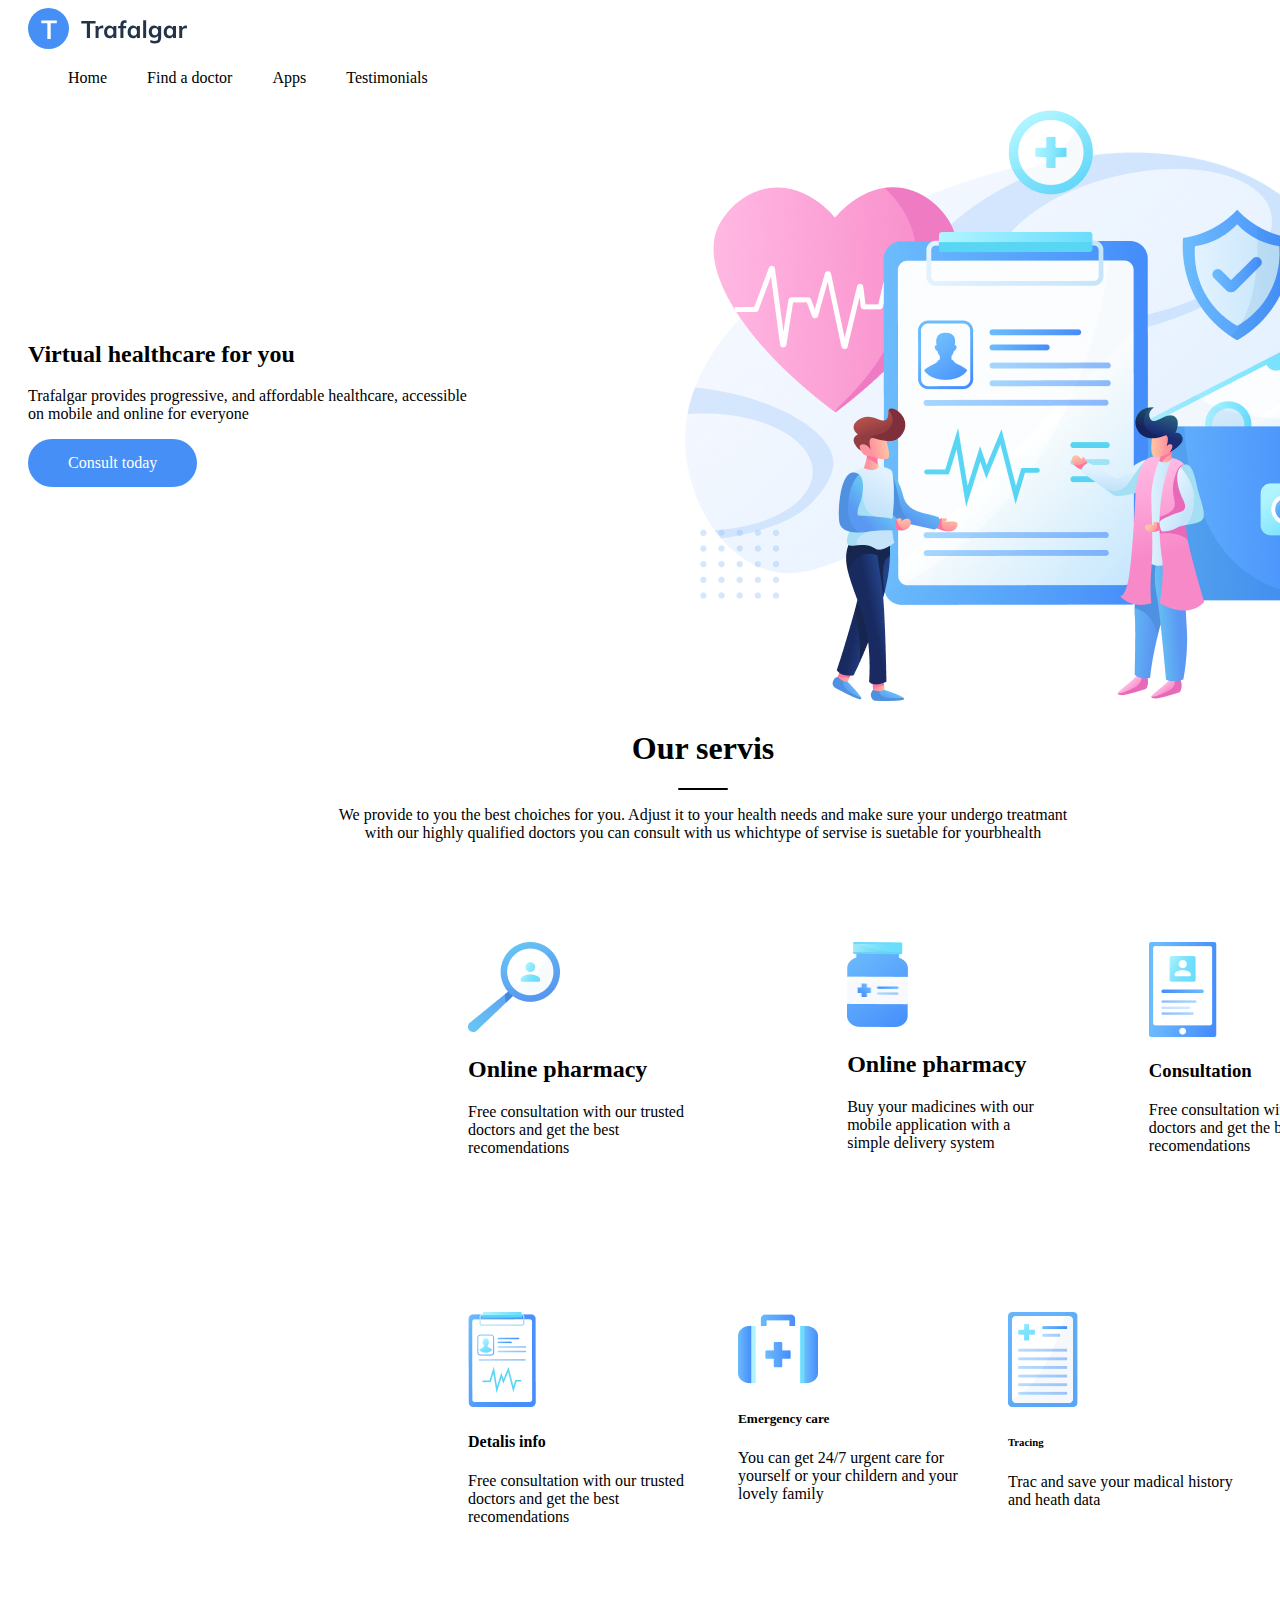
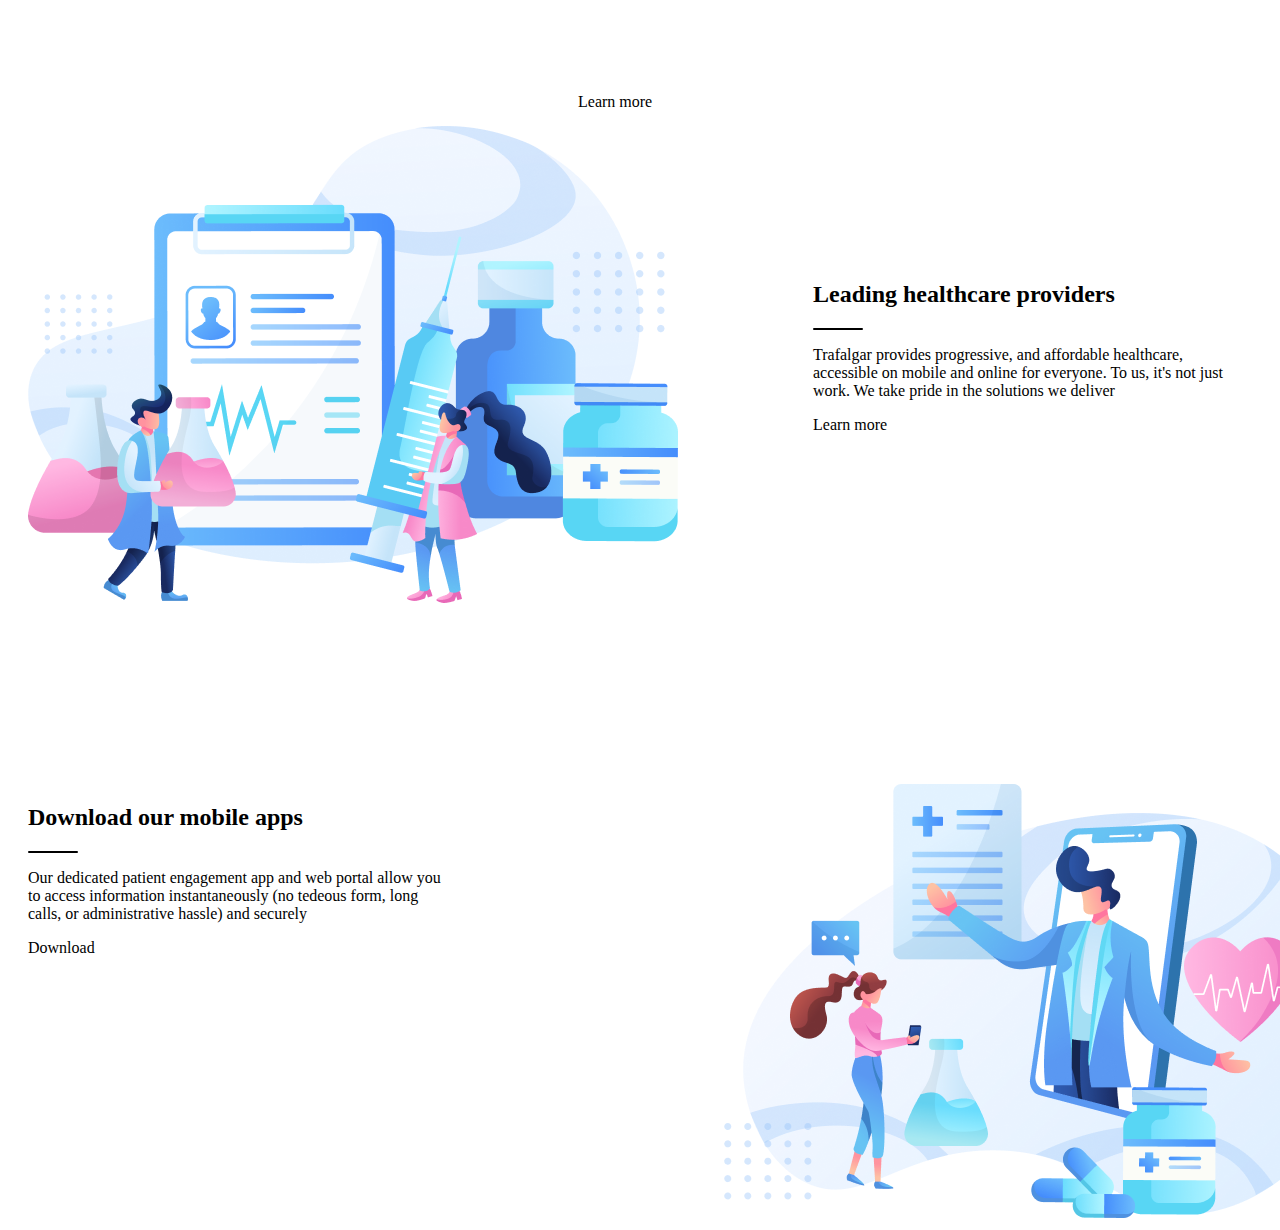
<file: index.html. html/index.html>
<!DOCTYPE html>
<html lang="en">

<head>
  <meta charset="UTF-8">
  <meta name="viewport" content="width=device-width, initial-scale=1.0">
  <title>Document</title>
  <link rel="stylesheet" href="./css/main.css">
</head>

<body>
  <header>
    <div class="container">
      <div class="header-wraper">
        <div>
          <a href=""><img src="./imgase/logojon.svg" alt=""></a>
        </div>
        <div class="header-navbar">
          <ul class="header-menu">
            <li class="header-link"><a href="Home">Home</a></li>
            <li class="header-link"><a href="Find a doctor">Find a doctor</a></li>
            <li class="header-link"><a href="Apps">Apps</a></li>
            <li class="header-link"><a href="Testimonials">Testimonials</a></li>
          </ul>
        </div>
      </div>
    </div>
  </header>
  <main>
    <section class="hero">
      <div class="container">
        <div class="hero-wraper">
          <div class="hero-text-box">
            <h2>
              Virtual healthcare
              for you
            </h2>
            <p>
              Trafalgar provides progressive, and affordable
              healthcare, accessible on mobile and online
              for everyone
            </p>
            <a href="" class="hero-link">Consult today</a>
          </div>
          <div class="hero-img">
            <img src="./imgase/illustration.jpg" alt="" width="693" height="598" class="img">
          </div>
        </div>
      </div>
      </div>
    </section>
    <section class="servis">
      <div class="container">
        <div>
          <div class="servis-text">
          <h1> Our servis</h1>
          <span class="servis-span"></span>

          <p>We provide to you the best choiches for you. Adjust it to your health needs and make sure your undergo
            treatmant
            <br>with our highly qualified doctors you can consult with us whichtype of servise is suetable for
            yourbhealth
          </p>
          </div>

          <div>
            <ul class="house">
              <li class="lupa"><img src="./imgase/lupa.png" alt="">
                <h2>Online pharmacy</h2>
                <p>Free consultation with our trusted doctors and get the best recomendations</p>
              </li>
              <li class="dori"> <img src="./imgase/dori.png" alt="" width="61" height="85">
                <h2>Online pharmacy</h2>
                <p>Buy your madicines with our mobile application with a simple delivery system</p>
              </li>
              <li class="consult"> <img src="./imgase/consult.png" alt="">
                <h3>Consultation</h3>
                <p>Free consultation with our trusted doctors and get the best recomendations</p>
              </li>
            </ul>
          </div>
          <div>
            <ul class="with">
              <li class="detal"><img src="./imgase/Frame (2).png" alt="">
                <h4>Detalis info</h4>
                <p>Free consultation with our trusted doctors and get the best recomendations</p>
              </li>
              <li class="frame "><img src="./imgase/Frame.png" alt="">
                <h5>Emergency care </h5>
                <p>You can get 24/7 urgent care for yourself or your childern and your lovely family </p>
              </li>
              <li class="png"><img src="./imgase/+.png" alt="">
                <h6>Tracing</h6>
                <p>Trac and save your madical history and heath data </p>
              </li>
            </ul>
          </div>
          <div class="servis-link">
            <a href="Learn more "> Learn more</a>
          </div>
         </div>  
      </div>
 </section>
 <section class="leading" >
  <div class="container">
   <div class="leading-box">
    <div>
    <img src="./imgase/trafalgar-illustration sec02 1.png" alt="">
    </div>
    <div class="leading-text">
      <h2>Leading healthcare providers</h2>
      <span class="leading-span"></span>
      <p>Trafalgar provides progressive, and affordable healthcare, accessible on mobile and online for everyone. To us, it's not just work. We take pride 
        in the solutions we deliver</p>
       <a href="">Learn more</a>   
      </div>
    
   </div>
  </div>
 </section>
 <section class="apps">
  <div class="container">
    <div class="apps-box">
      <div class="apps-text">
        <h2>Download our 
          mobile apps</h2>
          <span class="apps-span"></span>
          <p>Our dedicated patient engagement app and 
            web portal allow you to access information instantaneously (no tedeous form, long calls, 
            or administrative hassle) and securely</p>
          <a href="">Download</a>
      </div>
      <div class="apps-img">
        <img src="./imgase/app-illustration.png" alt="">
      </div>

    </div>
  </div>
 </section>
</main>






</body>

</html>
</file>
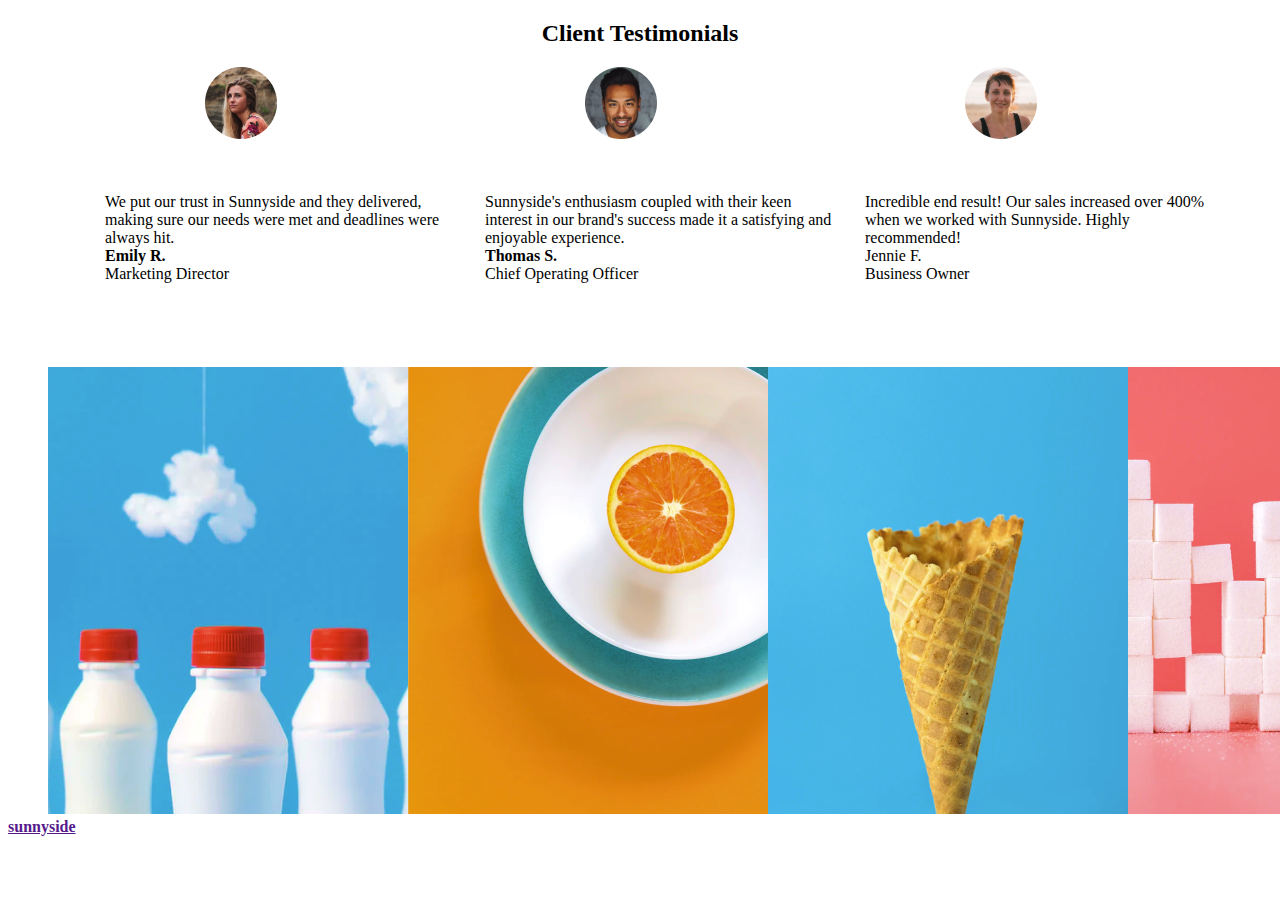
<file: index.html. html/uy ishi/index.html>
<!DOCTYPE html>
<html lang="en">

<head>
    <meta charset="UTF-8">
    <meta name="viewport" content="width=device-width, initial-scale=1.0">
    <title>Document</title>
    <link rel="stylesheet" href="./css/main.css">
</head>

<body>
    <main>
        <section class="main">
            <div class="conteiner">
                <div class="main-wraper">
                    <h2>Client Testimonials</h2>
                </div>
                <div class="main-menu">
                    <ul>
                        <li class="main-oval"><img src="./imgase/Oval.png" alt="" class="main-img">
                            <br>We put our trust in Sunnyside and they delivered, making sure our needs were met and
                            deadlines were always hit.
                            <br> <strong>Emily R.</strong>
                            <br>Marketing Director
                        </li>
                        <li class="main-two">
                            <img src="./imgase/Oval Copy.png" alt="" class="navbar">
                            <br>Sunnyside's enthusiasm coupled with their keen interest in our brand's success made it a
                            satisfying and enjoyable experience.
                            <br><strong>Thomas S.</strong>
                            <br>Chief Operating Officer
                        </li>
                        <li class="main-three">
                            <img src="./imgase/Oval Copy 2.png" alt="" class="main-box">
                            <br>Incredible end result! Our sales increased over 400% when we worked with Sunnyside. Highly recommended!
                            <br>Jennie F.
                            <br>Business Owner
                        </li>
                    </ul>
                </div>
            </div>
        </section>
        <section>
            <div class="conteiner">
                <div>
                   <ul>
                    <li><img src="./imgase/Bitmap.png" alt=""></li>
                    <li><img src="./imgase/rtg.png" alt=""></li>
                    <li><img src="./imgase/ice.png" alt=""></li>
                    <li><img src="./imgase/kub.png" alt=""></li>
                   </ul>
                </div>
            </div>
        </section>
    </main>
    <footer>
        <div>
            <div><a href=""><strong>sunnyside</strong></a></div>
        </div>
    </footer>
</body>

</html>
</file>
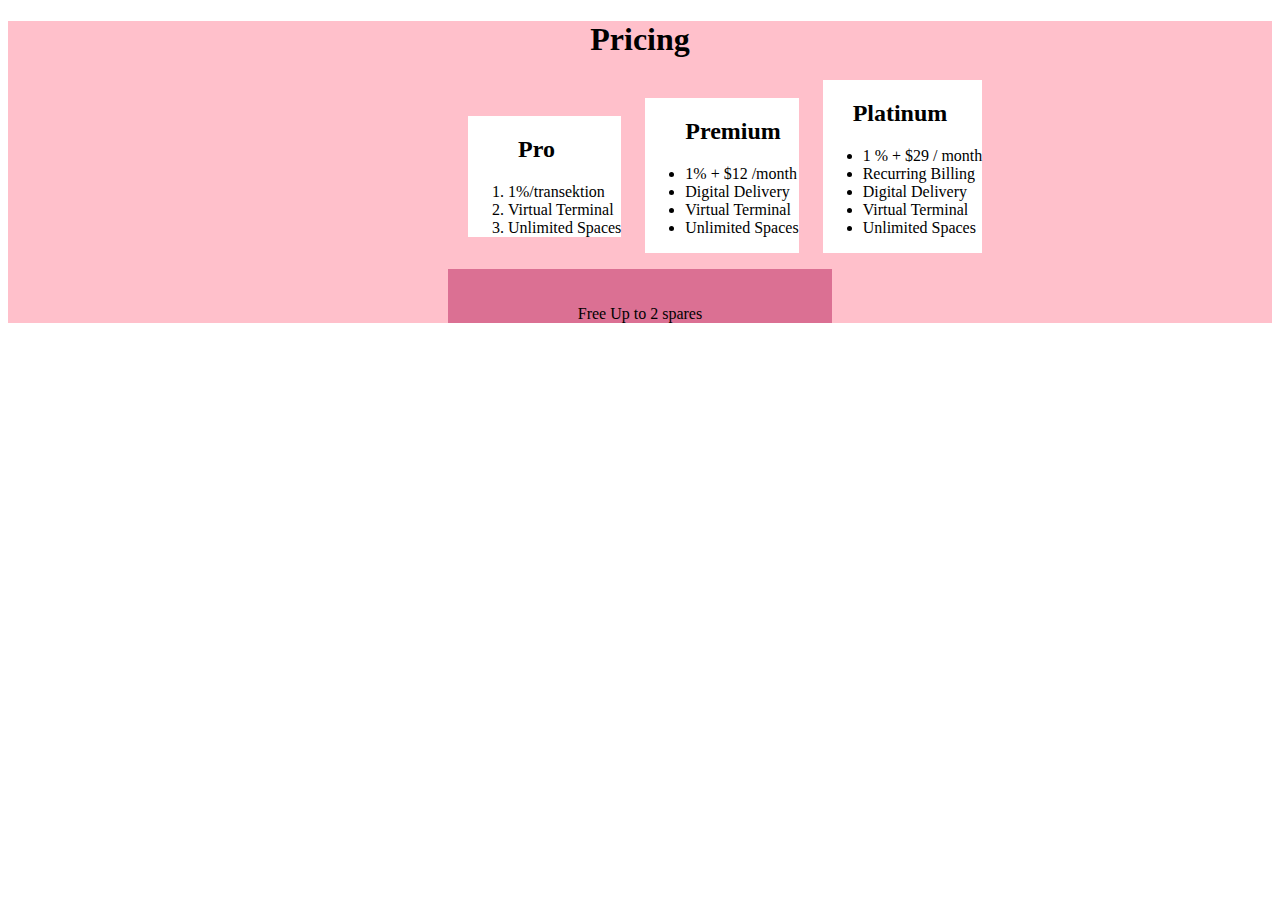
<file: index.html.html>
<!DOCTYPE html>
<html lang="en">
<head>
    <meta charset="UTF-8">
    <meta name="viewport" content="width=device-width, initial-scale=1.0">
    <title>Document</title>
    <link rel="stylesheet" href="./css/main.css">
</head>
<body>
 <div class="color">
    <h1 class="center">Pricing</h1>   
<div class="Pro">   <h2 class="pr">Pro</h2>
 <ol class="tran">

  <li> 1%/transektion</li>  
  <li>Virtual Terminal</li>
  <li>Unlimited Spaces</li>
 </ol>
</div>
<div class="Premium">
    <h2 class="Prem">Premium</h2>
<ul>
     <li>1% + $12 /month</li>
     <li>Digital Delivery</li>
     <li>Virtual Terminal</li>
     <li>Unlimited Spaces</li>
</ul>
</div> 
<div class="Platinum">
    <h2 class="plat">Platinum</h2>
<ul>
     <li>1 % + $29 / month</li>
     <li>Recurring Billing</li>
     <li>Digital Delivery</li>
     <li>Virtual Terminal</li>
     <li>Unlimited Spaces</li>
</ul>
</div>

<p>
   <br>
   <br>
    Free Up to 2 spares
</p>











</div>
</body>
</html>
</file>
<file: index.html. html/css/main.css>
.container {
    width: 1350px;
    margin: 0px auto;
    padding: 0px 20px;
}


.header-wrapper {
    display: flex;
}

.header-menu {
    display: flex;
    list-style: none;
    text-decoration: none;
    
}
a{
    text-decoration: none;
    color: #000000;
}


.header-link {
    margin-right: 40px;
}


.hero-text-box {
    width: 445px;
}

.hero-img {
    margin-left: auto;
}

.hero-wraper {
    display: flex;
    align-items: center;
    margin-bottom: 25px;
}
.hero-link {
    display: inline-block;
    padding: 15px 40px;
    background: #458FF6;
    border-radius: 25px;
    color: #ffffff;
    text-decoration: none;
}



.servis-text {
    text-align: center;
}
.servis-span {
    display: block;
    background-color: #000000;
    height: 2px;
    width: 50px;
    margin: 0px auto;
    border-radius: 3px;
}

.house {
    list-style: none;
    display: flex;
    margin-left:400px ;
    margin-top: 100px;
}
.dori {
    margin-left: 150px;
    width: 220px;
    height: 354px;
    
}
.consult {
    margin-left:100px;
    width: 250px; 
    height: 350px;
}
.free {
    list-style: none;
    margin-left: 0px;
}
.detal {
    margin-left: 100px;
    width: 250px;
    height: 350px;
}
.with {
    margin-left:300px;
    display: flex;
    list-style: none;


}
.frame {
    margin-left: 20px;
    width: 250px;
    height: 350px;
}
.png {
    margin-left: 20px;
    width: 250px;
    height: 350px;
}
.servis-link {
    display: inline-block;
    color: #458FF6;
    background-color: #ffffff;
    padding: 15px 50px;
    margin-left:500px ;
    

} 
.lupa {
    width: 250px ;
    height: 350px;
}
.leading-text {
    width: 487px;
    height: 388px;
    margin: 135px;
}
.leading-box {
    display: flex;
}
.leading-span {
    display: block;
    background-color: #000000;
    height: 2px;
    width: 50px;
    margin: 0px;
    border-radius: 3px;
}
.apps-box {
    display: flex;
}
.apps-text {
    width: 420px;
    height: 375px;
    align-items: center;
}
.apps-span {
    display: block;
    background-color: #000000;
    height: 2px;
    width: 50px;
    margin: 0px;
    border-radius: 3px;
}
.apps-img {
    margin-left: auto;
}
</file>
<file: index.html. html/uy ishi/css/main.css>
.main-wraper {
    text-align: center;
}
.main-oval{
    width: 350px ;
    height: 300px;
}
.main-menu {
    display: flex;
}
ul {
    list-style: none;
    display: flex;
    margin: auto;
}
.main-two {
 width: 350px;
 height: 200px;
 margin-left: 30px;
}
.main-img {
    margin-left: 100px;
    margin-bottom: 50px;
}
.navbar {
    margin-left: 100px;
    margin-bottom: 50px;
}
.main-three{
    width: 350px;
    height: 200px;
    margin-left: 30px;
}
.main-box{
 margin-left: 100px;
 margin-bottom: 50px;
}
a {
    
}
</file>
<file: css/main.css>
.center{
 text-align: center;
}
.color {
background-color: pink;
}
.Pro {
background-color: white;
list-style:none ;
 display:inline-block ;
 margin-left: 460px;
 
}
.tran {
margin-top: 0px;
margin-bottom: 0px; 
}
.pr {
    padding-left: 50px;
}
.Premium {
    list-style: none;
    background-color: white;
    display:inline-block ;
    margin-left: 20px;

}
.Prem {
    padding-left: 40px;
}
.Platinum {
    list-style: none;
    background-color: white;
    display: inline-block;
    margin-left: 20px;
}
.plat {
    padding-left: 30px;
}
p {
    margin-left: 440px;
     margin-right: 440px;
    background-color: palevioletred;
    text-align: center;
}
</file>
